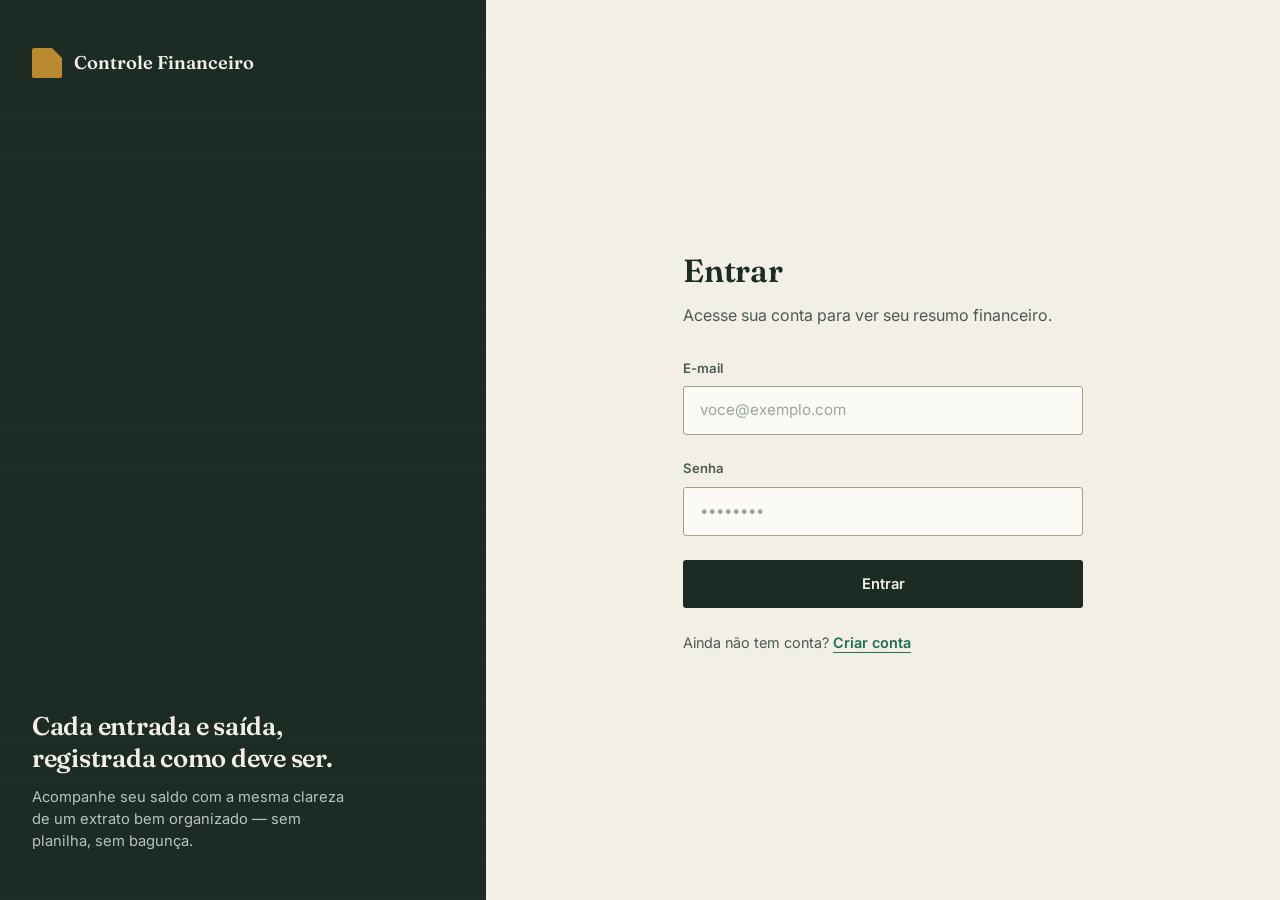
<file: frontend/index.html>
<!DOCTYPE html>
<html lang="pt-BR">
<head>
<meta charset="UTF-8">
<meta name="viewport" content="width=device-width, initial-scale=1.0">
<title>Entrar — Controle Financeiro</title>
<link rel="stylesheet" href="css/reset.css">
<link rel="stylesheet" href="css/style.css">
<link rel="stylesheet" href="css/components.css">
<link rel="stylesheet" href="css/forms.css">
</head>
<body>

<div class="auth-shell">
  <aside class="auth-brand">
    <div class="mark">
      <div class="brand-mark" aria-hidden="true"></div>
      <span>Controle Financeiro</span>
    </div>

    <div class="tagline">
      <h2>Cada entrada e saída, registrada como deve ser.</h2>
      <p>Acompanhe seu saldo com a mesma clareza de um extrato bem organizado — sem planilha, sem bagunça.</p>
    </div>

  </aside>

  <main class="auth-form-side">
    <div class="auth-form-wrap">
      <h1>Entrar</h1>
      <span class="text-muted">Acesse sua conta para ver seu resumo financeiro.</span>

      <div class="alert alert-error" id="alert-erro" role="alert"></div>

      <form id="form-login" novalidate>
        <div class="field" id="field-email">
          <label for="email">E-mail</label>
          <input type="email" id="email" name="email" placeholder="voce@exemplo.com" autocomplete="username">
          <p class="error-message"></p>
        </div>

        <div class="field" id="field-senha">
          <label for="senha">Senha</label>
          <input type="password" id="senha" name="senha" placeholder="••••••••" autocomplete="current-password">
          <p class="error-message"></p>
        </div>

        <button type="submit" class="btn btn-primary btn-block">Entrar</button>
      </form>

      <p class="auth-switch">Ainda não tem conta? <a class="link" href="cadastro.html">Criar conta</a></p>
    </div>
  </main>
</div>

<script src="js/storage.js"></script>
<script src="js/validation.js"></script>
<script src="js/login.js"></script>
</body>
</html>
</file>
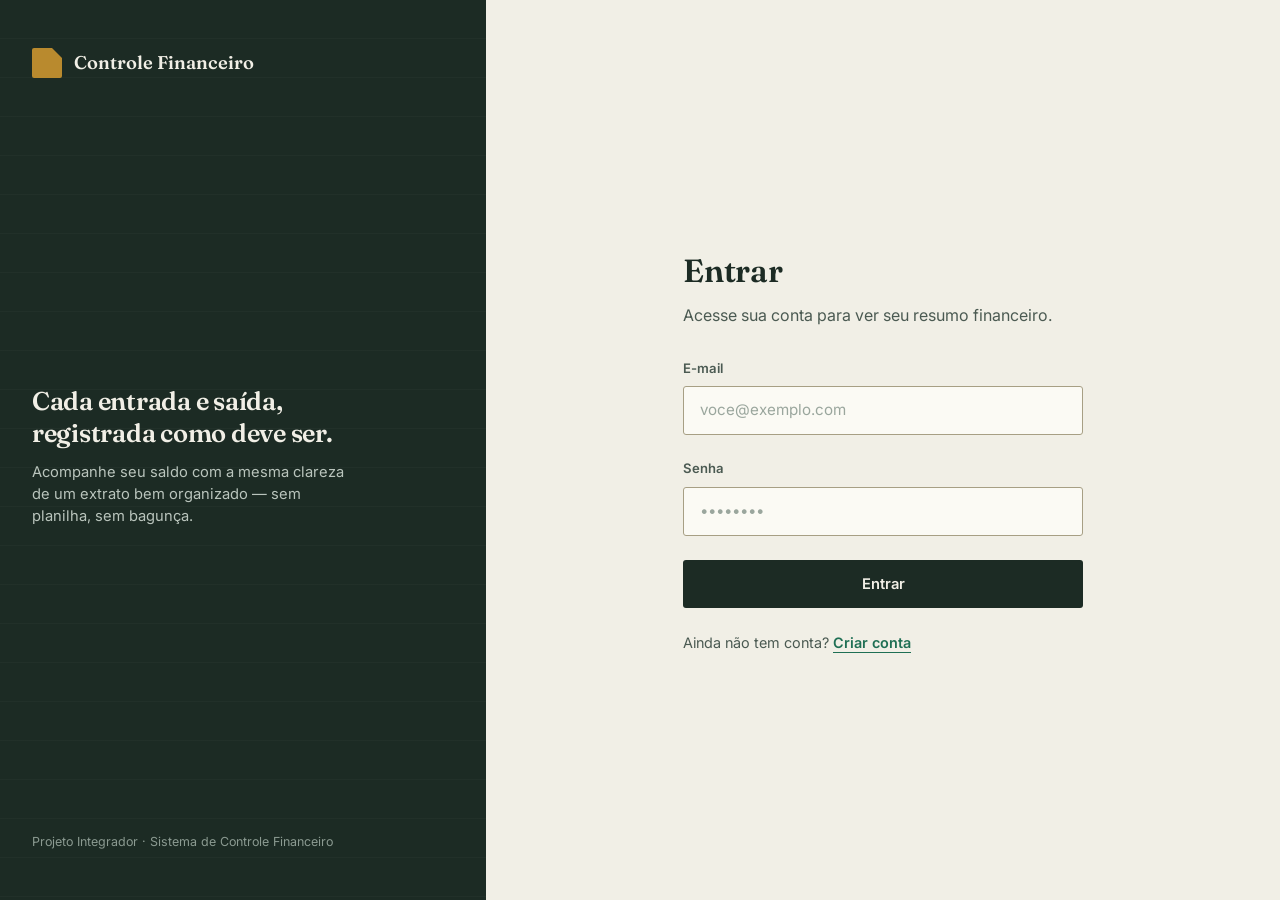
<file: controle-financeiro-web/src/main/resources/static/index.html>
<!DOCTYPE html>
<html lang="pt-BR">
<head>
<meta charset="UTF-8">
<meta name="viewport" content="width=device-width, initial-scale=1.0">
<title>Entrar — Controle Financeiro</title>
<link rel="stylesheet" href="css/reset.css">
<link rel="stylesheet" href="css/style.css">
<link rel="stylesheet" href="css/components.css">
<link rel="stylesheet" href="css/forms.css">
</head>
<body>

<div class="auth-shell">
  <aside class="auth-brand">
    <div class="mark">
      <div class="brand-mark" aria-hidden="true"></div>
      <span>Controle Financeiro</span>
    </div>

    <div class="tagline">
      <h2>Cada entrada e saída, registrada como deve ser.</h2>
      <p>Acompanhe seu saldo com a mesma clareza de um extrato bem organizado — sem planilha, sem bagunça.</p>
    </div>

    <div class="foot">Projeto Integrador · Sistema de Controle Financeiro</div>
  </aside>

  <main class="auth-form-side">
    <div class="auth-form-wrap">
      <h1>Entrar</h1>
      <span class="text-muted">Acesse sua conta para ver seu resumo financeiro.</span>

      <div class="alert alert-error" id="alert-erro" role="alert"></div>

      <form id="form-login" novalidate>
        <div class="field" id="field-email">
          <label for="email">E-mail</label>
          <input type="email" id="email" name="email" placeholder="voce@exemplo.com" autocomplete="username">
          <p class="error-message"></p>
        </div>

        <div class="field" id="field-senha">
          <label for="senha">Senha</label>
          <input type="password" id="senha" name="senha" placeholder="••••••••" autocomplete="current-password">
          <p class="error-message"></p>
        </div>

        <button type="submit" class="btn btn-primary btn-block">Entrar</button>
      </form>

      <p class="auth-switch">Ainda não tem conta? <a class="link" href="cadastro.html">Criar conta</a></p>
    </div>
  </main>
</div>

<script src="js/storage.js"></script>
<script src="js/validation.js"></script>
<script src="js/login.js"></script>
</body>
</html>
</file>
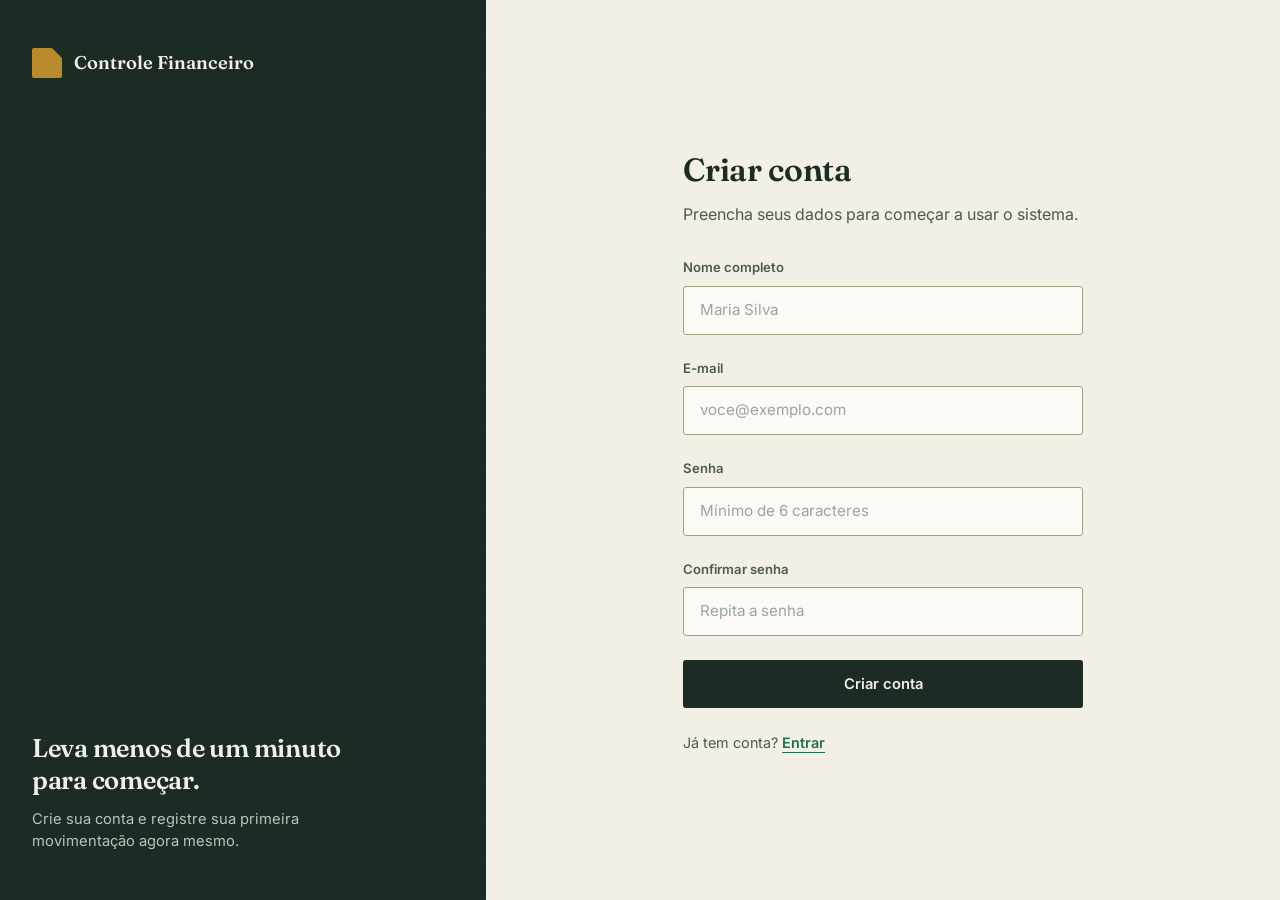
<file: frontend/cadastro.html>
<!DOCTYPE html>
<html lang="pt-BR">
<head>
<meta charset="UTF-8">
<meta name="viewport" content="width=device-width, initial-scale=1.0">
<title>Criar conta — Controle Financeiro</title>
<link rel="stylesheet" href="css/reset.css">
<link rel="stylesheet" href="css/style.css">
<link rel="stylesheet" href="css/components.css">
<link rel="stylesheet" href="css/forms.css">
</head>
<body>

<div class="auth-shell">
  <aside class="auth-brand">
    <div class="mark">
      <div class="brand-mark" aria-hidden="true"></div>
      <span>Controle Financeiro</span>
    </div>

    <div class="tagline">
      <h2>Leva menos de um minuto para começar.</h2>
      <p>Crie sua conta e registre sua primeira movimentação agora mesmo.</p>
    </div>

  </aside>

  <main class="auth-form-side">
    <div class="auth-form-wrap">
      <h1>Criar conta</h1>
      <span class="text-muted">Preencha seus dados para começar a usar o sistema.</span>

      <div class="alert alert-error" id="alert-erro" role="alert"></div>

      <form id="form-cadastro" novalidate>
        <div class="field" id="field-nome">
          <label for="nome">Nome completo</label>
          <input type="text" id="nome" name="nome" placeholder="Maria Silva" autocomplete="name">
          <p class="error-message"></p>
        </div>

        <div class="field" id="field-email">
          <label for="email">E-mail</label>
          <input type="email" id="email" name="email" placeholder="voce@exemplo.com" autocomplete="username">
          <p class="error-message"></p>
        </div>

        <div class="field" id="field-senha">
          <label for="senha">Senha</label>
          <input type="password" id="senha" name="senha" placeholder="Mínimo de 6 caracteres" autocomplete="new-password">
          <p class="error-message"></p>
        </div>

        <div class="field" id="field-confirmar">
          <label for="confirmar">Confirmar senha</label>
          <input type="password" id="confirmar" name="confirmar" placeholder="Repita a senha" autocomplete="new-password">
          <p class="error-message"></p>
        </div>

        <button type="submit" class="btn btn-primary btn-block">Criar conta</button>
      </form>

      <p class="auth-switch">Já tem conta? <a class="link" href="index.html">Entrar</a></p>
    </div>
  </main>
</div>

<script src="js/storage.js"></script>
<script src="js/validation.js"></script>
<script src="js/cadastro.js"></script>
</body>
</html>
</file>
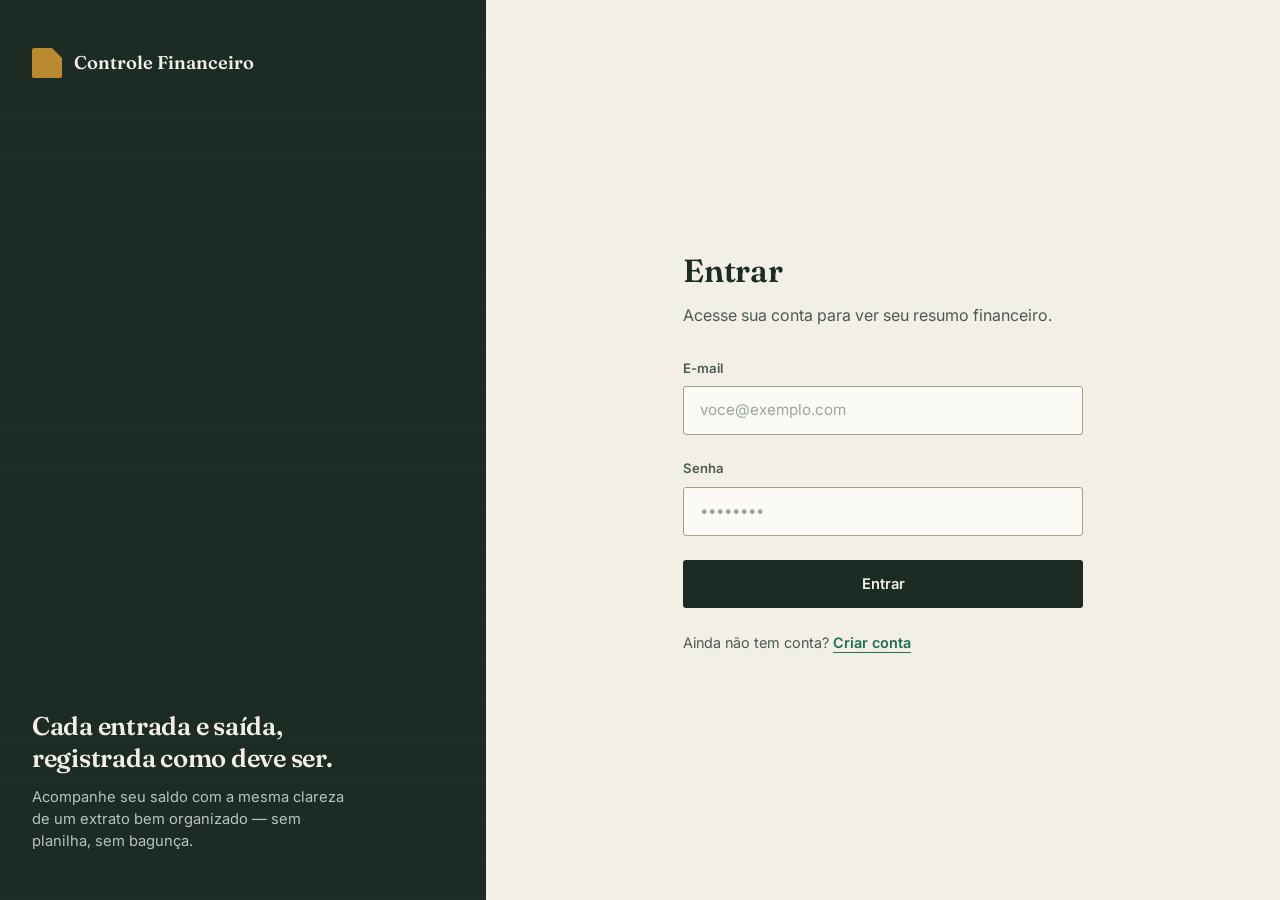
<file: frontend/dashboard.html>
<!DOCTYPE html>
<html lang="pt-BR">
<head>
<meta charset="UTF-8">
<meta name="viewport" content="width=device-width, initial-scale=1.0">
<title>Painel — Controle Financeiro</title>
<link rel="stylesheet" href="css/reset.css">
<link rel="stylesheet" href="css/style.css">
<link rel="stylesheet" href="css/components.css">
<link rel="stylesheet" href="css/forms.css">
</head>
<body>

<div class="app-shell">
  <nav class="app-nav">
    <div class="mark">
      <div class="brand-mark" aria-hidden="true"></div>
      <span>Controle Financeiro</span>
    </div>
    <div class="user-menu">
      <span>Olá, <strong id="nome-usuario">—</strong></span>
      <button class="btn btn-secondary" id="btn-sair" type="button">Sair</button>
    </div>
  </nav>

  <main class="app-main">
    <section aria-labelledby="titulo-resumo">
      <p class="eyebrow" id="titulo-resumo" style="margin-bottom: var(--space-3);">Resumo do mês</p>

      <div class="summary-grid">
        <div class="stub entrada">
          <p class="eyebrow">Entradas</p>
          <span class="value num" id="valor-entradas">R$ 0,00</span>
          <div class="rule"></div>
        </div>
        <div class="stub saida">
          <p class="eyebrow">Saídas</p>
          <span class="value num" id="valor-saidas">R$ 0,00</span>
          <div class="rule"></div>
        </div>
        <div class="stub saldo positivo" id="stub-saldo">
          <p class="eyebrow">Saldo</p>
          <span class="value num" id="valor-saldo">R$ 0,00</span>
          <div class="rule"></div>
        </div>
      </div>
    </section>

    <section aria-labelledby="titulo-lancamentos">
      <div class="section-heading">
        <div>
          <h2 id="titulo-lancamentos" style="margin-bottom: var(--space-2);">Lançamentos</h2>
          <div class="filter-tabs" role="group" aria-label="Filtrar lançamentos por tipo">
            <button type="button" data-filtro="todos" aria-pressed="true">Todos</button>
            <button type="button" data-filtro="ENTRADA" aria-pressed="false">Entradas</button>
            <button type="button" data-filtro="SAIDA" aria-pressed="false">Saídas</button>
          </div>
        </div>
        <a href="nova-movimentacao.html" class="btn btn-primary">+ Nova movimentação</a>
      </div>

      <div class="ledger-table" id="wrap-tabela">
        <table>
          <thead>
            <tr>
              <th>Data</th>
              <th>Descrição</th>
              <th>Categoria</th>
              <th>Tipo</th>
              <th style="text-align:right;">Valor</th>
            </tr>
          </thead>
          <tbody id="corpo-tabela"></tbody>
        </table>
      </div>

      <div class="empty-state" id="estado-vazio" hidden>
        <p>Nenhum lançamento por aqui ainda</p>
        <p class="text-muted" style="margin-bottom: var(--space-5);">Registre sua primeira entrada ou saída para ver o resumo tomar forma.</p>
        <a href="nova-movimentacao.html" class="btn btn-primary">+ Nova movimentação</a>
      </div>
    </section>
  </main>
</div>

<div class="toast" id="toast" role="status" aria-live="polite"></div>

<script src="js/storage.js"></script>
<script src="js/validation.js"></script>
<script src="js/dashboard.js"></script>
</body>
</html>
</file>
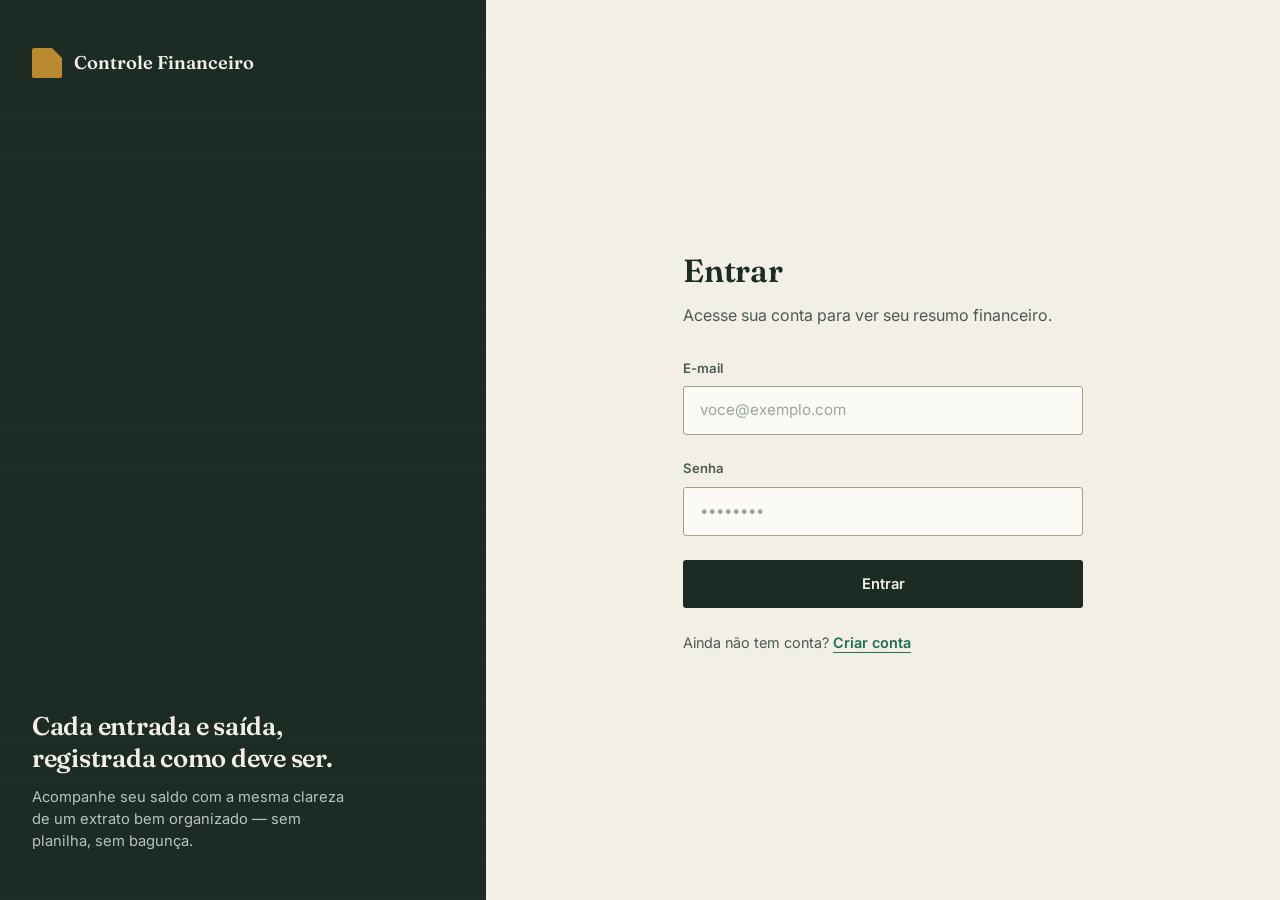
<file: frontend/nova-movimentacao.html>
<!DOCTYPE html>
<html lang="pt-BR">
<head>
<meta charset="UTF-8">
<meta name="viewport" content="width=device-width, initial-scale=1.0">
<title>Nova movimentação — Controle Financeiro</title>
<link rel="stylesheet" href="css/reset.css">
<link rel="stylesheet" href="css/style.css">
<link rel="stylesheet" href="css/components.css">
<link rel="stylesheet" href="css/forms.css">
</head>
<body>

<div class="app-shell">
  <nav class="app-nav">
    <div class="mark">
      <div class="brand-mark" aria-hidden="true"></div>
      <span>Controle Financeiro</span>
    </div>
    <div class="user-menu">
      <span>Olá, <strong id="nome-usuario">—</strong></span>
      <button class="btn btn-secondary" id="btn-sair" type="button">Sair</button>
    </div>
  </nav>

  <main class="app-main narrow">
    <a href="dashboard.html" class="back-link">← Voltar ao painel</a>

    <div class="card" style="padding: var(--space-6);">
      <h1 style="margin-bottom: var(--space-1);">Nova movimentação</h1>
      <p class="text-muted" style="margin-bottom: var(--space-6);">Registre uma entrada ou saída do seu mês.</p>

      <div class="alert alert-error" id="alert-erro" role="alert"></div>

      <form id="form-movimentacao" novalidate>
        <div class="type-toggle" role="radiogroup" aria-label="Tipo de movimentação">
          <label class="type-option">
            <input type="radio" name="tipo" id="tipo-entrada" value="ENTRADA" checked>
            <span>↑ Entrada</span>
          </label>
          <label class="type-option">
            <input type="radio" name="tipo" id="tipo-saida" value="SAIDA">
            <span>↓ Saída</span>
          </label>
        </div>

        <div class="field" id="field-valor">
          <label for="valor">Valor</label>
          <div class="value-prefix">
            <span>R$</span>
            <input type="text" inputmode="decimal" id="valor" name="valor" placeholder="0,00">
          </div>
          <p class="error-message"></p>
        </div>

        <div class="field" id="field-descricao">
          <label for="descricao">Descrição</label>
          <input type="text" id="descricao" name="descricao" placeholder="Ex.: Supermercado, Salário do mês...">
          <p class="error-message"></p>
        </div>

        <div class="field" id="field-categoria">
          <label for="categoria">Categoria</label>
          <select id="categoria" name="categoria">
            <option value="0">Selecione...</option>
          </select>
          <p class="error-message"></p>
        </div>

        <div class="form-actions">
          <a href="dashboard.html" class="btn btn-secondary">Cancelar</a>
          <button type="submit" class="btn btn-primary">Salvar movimentação</button>
        </div>
      </form>
    </div>
  </main>
</div>

<script src="js/storage.js"></script>
<script src="js/validation.js"></script>
<script src="js/nova-movimentacao.js"></script>
</body>
</html>
</file>
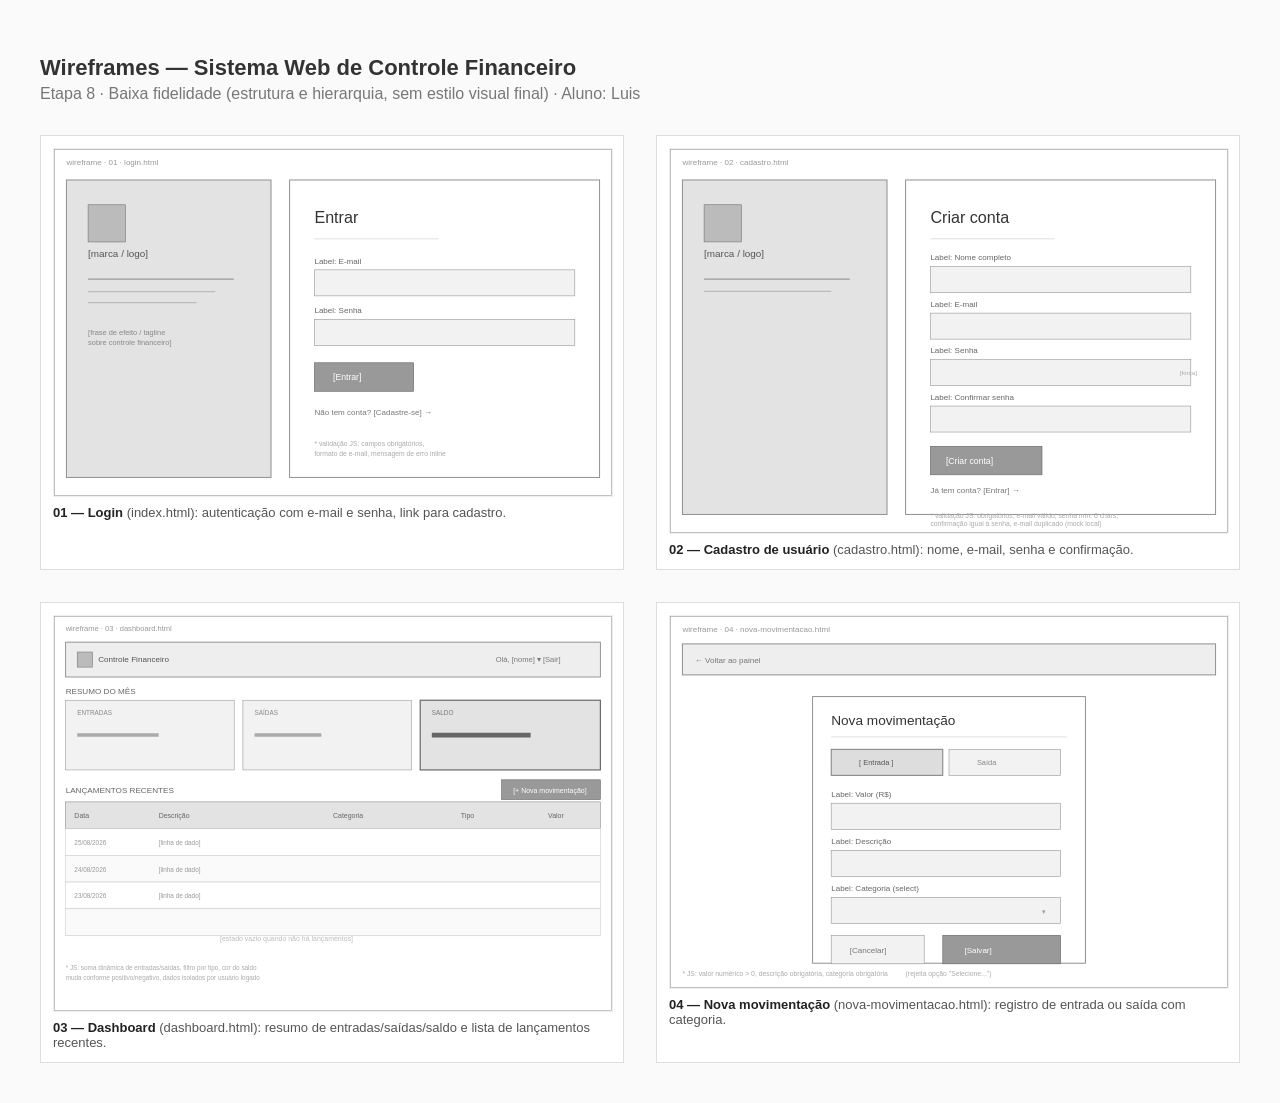
<file: frontend/wireframes/wireframes.html>
<!DOCTYPE html>
<html lang="pt-BR">
<head>
<meta charset="UTF-8">
<title>Wireframes — Controle Financeiro (Etapa 8)</title>
<style>
  body { font-family: Helvetica, Arial, sans-serif; background: #fafafa; color: #333; margin: 0; padding: 40px; }
  h1 { font-size: 22px; margin-bottom: 4px; }
  p.sub { color: #777; margin-top: 0; margin-bottom: 32px; }
  .grid { display: grid; grid-template-columns: 1fr 1fr; gap: 32px; max-width: 1400px; }
  figure { margin: 0; background: #fff; border: 1px solid #ddd; padding: 12px; }
  figcaption { font-size: 13px; color: #555; margin-top: 8px; }
  figcaption b { color: #222; }
  img { width: 100%; height: auto; display: block; border: 1px solid #eee; }
  @media (max-width: 900px) { .grid { grid-template-columns: 1fr; } }
</style>
</head>
<body>
  <h1>Wireframes — Sistema Web de Controle Financeiro</h1>
  <p class="sub">Etapa 8 · Baixa fidelidade (estrutura e hierarquia, sem estilo visual final) · Aluno: Luis</p>
  <div class="grid">
    <figure>
      <img src="wireframe-login.svg" alt="Wireframe da tela de login">
      <figcaption><b>01 — Login</b> (index.html): autenticação com e-mail e senha, link para cadastro.</figcaption>
    </figure>
    <figure>
      <img src="wireframe-cadastro-usuario.svg" alt="Wireframe da tela de cadastro de usuário">
      <figcaption><b>02 — Cadastro de usuário</b> (cadastro.html): nome, e-mail, senha e confirmação.</figcaption>
    </figure>
    <figure>
      <img src="wireframe-dashboard.svg" alt="Wireframe do dashboard">
      <figcaption><b>03 — Dashboard</b> (dashboard.html): resumo de entradas/saídas/saldo e lista de lançamentos recentes.</figcaption>
    </figure>
    <figure>
      <img src="wireframe-cadastro-movimentacao.svg" alt="Wireframe da tela de nova movimentação">
      <figcaption><b>04 — Nova movimentação</b> (nova-movimentacao.html): registro de entrada ou saída com categoria.</figcaption>
    </figure>
  </div>
</body>
</html>
</file>
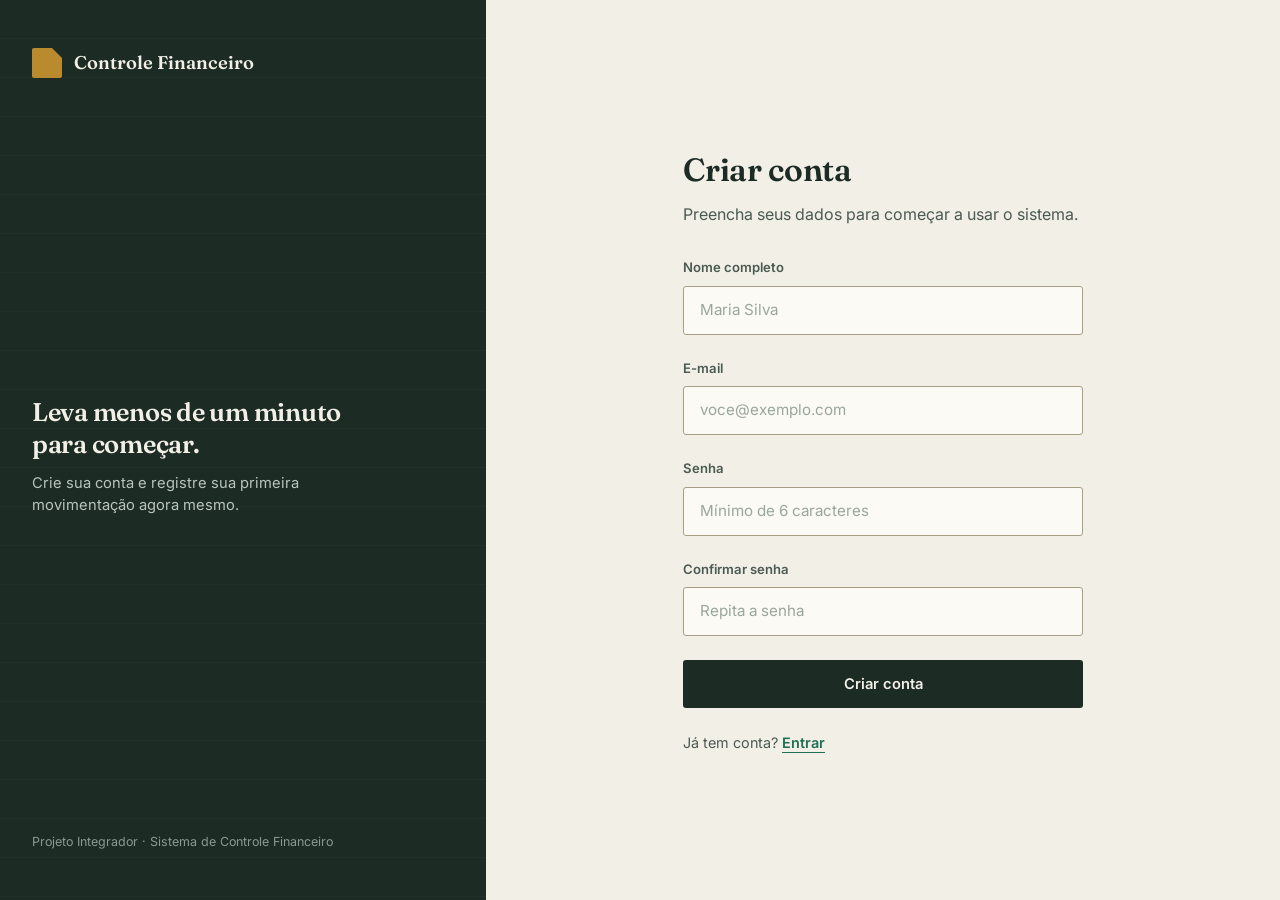
<file: controle-financeiro-web/src/main/resources/static/cadastro.html>
<!DOCTYPE html>
<html lang="pt-BR">
<head>
<meta charset="UTF-8">
<meta name="viewport" content="width=device-width, initial-scale=1.0">
<title>Criar conta — Controle Financeiro</title>
<link rel="stylesheet" href="css/reset.css">
<link rel="stylesheet" href="css/style.css">
<link rel="stylesheet" href="css/components.css">
<link rel="stylesheet" href="css/forms.css">
</head>
<body>

<div class="auth-shell">
  <aside class="auth-brand">
    <div class="mark">
      <div class="brand-mark" aria-hidden="true"></div>
      <span>Controle Financeiro</span>
    </div>

    <div class="tagline">
      <h2>Leva menos de um minuto para começar.</h2>
      <p>Crie sua conta e registre sua primeira movimentação agora mesmo.</p>
    </div>

    <div class="foot">Projeto Integrador · Sistema de Controle Financeiro</div>
  </aside>

  <main class="auth-form-side">
    <div class="auth-form-wrap">
      <h1>Criar conta</h1>
      <span class="text-muted">Preencha seus dados para começar a usar o sistema.</span>

      <div class="alert alert-error" id="alert-erro" role="alert"></div>

      <form id="form-cadastro" novalidate>
        <div class="field" id="field-nome">
          <label for="nome">Nome completo</label>
          <input type="text" id="nome" name="nome" placeholder="Maria Silva" autocomplete="name">
          <p class="error-message"></p>
        </div>

        <div class="field" id="field-email">
          <label for="email">E-mail</label>
          <input type="email" id="email" name="email" placeholder="voce@exemplo.com" autocomplete="username">
          <p class="error-message"></p>
        </div>

        <div class="field" id="field-senha">
          <label for="senha">Senha</label>
          <input type="password" id="senha" name="senha" placeholder="Mínimo de 6 caracteres" autocomplete="new-password">
          <p class="error-message"></p>
        </div>

        <div class="field" id="field-confirmar">
          <label for="confirmar">Confirmar senha</label>
          <input type="password" id="confirmar" name="confirmar" placeholder="Repita a senha" autocomplete="new-password">
          <p class="error-message"></p>
        </div>

        <button type="submit" class="btn btn-primary btn-block">Criar conta</button>
      </form>

      <p class="auth-switch">Já tem conta? <a class="link" href="index.html">Entrar</a></p>
    </div>
  </main>
</div>

<script src="js/storage.js"></script>
<script src="js/validation.js"></script>
<script src="js/cadastro.js"></script>
</body>
</html>
</file>
<file: frontend/css/style.css>
/* ============================================================
   style.css — tokens de design, tipografia e layout base

   Identidade visual: "caderneta / livro-razão". A referência é o
   extrato bancário em papel: linhas pautadas, números tabulares,
   carimbos de categoria. Paleta de papel-cru e tinta verde-escura,
   com verde-cédula para entradas e tijolo para saídas.
   ============================================================ */

@import url('https://fonts.googleapis.com/css2?family=Fraunces:opsz,wght@9..144,500;9..144,600&family=Inter:wght@400;500;600&family=IBM+Plex+Mono:wght@500;600&display=swap');

:root {
  /* ---- cor ---- */
  --paper:        #F1EFE6;   /* fundo geral, papel cru */
  --paper-card:   #FBFAF4;   /* fundo dos cartões, levemente mais claro */
  --ink:          #1C2B24;   /* texto principal, "tinta" verde-preta */
  --ink-soft:     #4B5A52;   /* texto secundário */
  --rule:         #CFC8B0;   /* linhas pautadas / bordas sutis */
  --rule-strong:  #A79F84;

  --entrada:      #1F6F54;   /* verde-cédula: entradas / positivo */
  --entrada-bg:   #E4EFE9;
  --saida:        #A6472E;   /* tijolo: saídas / negativo */
  --saida-bg:     #F3E7E2;
  --gold:         #B98A2E;   /* destaque / foco / carimbo */
  --gold-bg:      #F3E8D2;

  --error:        #A6472E;
  --error-bg:     #F3E7E2;

  /* ---- tipografia ---- */
  --font-display: 'Fraunces', Georgia, serif;
  --font-body:    'Inter', -apple-system, BlinkMacSystemFont, sans-serif;
  --font-mono:    'IBM Plex Mono', ui-monospace, monospace;

  /* ---- espaçamento ---- */
  --space-1: 4px;
  --space-2: 8px;
  --space-3: 12px;
  --space-4: 16px;
  --space-5: 24px;
  --space-6: 32px;
  --space-7: 48px;
  --space-8: 64px;

  --radius: 3px;
  --shadow-card: 0 1px 2px rgba(28, 43, 36, 0.06), 0 4px 16px rgba(28, 43, 36, 0.05);
}

html, body {
  background: var(--paper);
  color: var(--ink);
  font-family: var(--font-body);
  font-size: 16px;
}

h1, h2, h3 {
  font-family: var(--font-display);
  font-weight: 600;
  color: var(--ink);
  letter-spacing: -0.01em;
}

h1 { font-size: 2rem; }
h2 { font-size: 1.375rem; }
h3 { font-size: 1.05rem; }

.eyebrow {
  font-family: var(--font-body);
  font-size: 0.72rem;
  font-weight: 600;
  letter-spacing: 0.11em;
  text-transform: uppercase;
  color: var(--ink-soft);
}

.text-muted { color: var(--ink-soft); }

.num {
  font-family: var(--font-mono);
  font-variant-numeric: tabular-nums;
  font-feature-settings: "tnum" 1;
}

/* ---- links de texto ---- */
.link {
  color: var(--entrada);
  font-weight: 600;
  border-bottom: 1px solid currentColor;
  padding-bottom: 1px;
}
.link:hover { color: var(--ink); }

/* ---- foco visível (acessibilidade) ---- */
a:focus-visible,
button:focus-visible,
input:focus-visible,
select:focus-visible,
textarea:focus-visible,
[tabindex]:focus-visible {
  outline: 2px solid var(--gold);
  outline-offset: 2px;
}

/* ---- layout: shell de autenticação (login / cadastro) ---- */
.auth-shell {
  min-height: 100dvh;
  display: grid;
  grid-template-columns: minmax(280px, 38%) 1fr;
}

.auth-brand {
  background: var(--ink);
  color: var(--paper);
  padding: var(--space-7) var(--space-6);
  display: flex;
  flex-direction: column;
  justify-content: space-between;
  position: relative;
  overflow: hidden;
}

.auth-brand::before {
  content: "";
  position: absolute;
  inset: 0;
  background-image: repeating-linear-gradient(
    to bottom,
    transparent,
    transparent 38px,
    rgba(241, 239, 230, 0.05) 39px
  );
  pointer-events: none;
}

.auth-brand .mark {
  display: flex;
  align-items: center;
  gap: var(--space-3);
  position: relative;
}

.auth-brand .mark span {
  font-family: var(--font-display);
  font-size: 1.15rem;
  font-weight: 600;
}

.auth-brand .tagline {
  position: relative;
  max-width: 320px;
}

.auth-brand .tagline h2 {
  color: var(--paper);
  font-size: 1.6rem;
  line-height: 1.25;
  margin-bottom: var(--space-3);
}

.auth-brand .tagline p {
  color: #B9C4BC;
  font-size: 0.92rem;
}

.auth-brand .foot {
  position: relative;
  font-size: 0.78rem;
  color: #8B9A91;
}

.auth-form-side {
  display: flex;
  align-items: center;
  justify-content: center;
  padding: var(--space-6);
}

.auth-form-wrap {
  width: 100%;
  max-width: 400px;
}

.auth-form-wrap h1 {
  margin-bottom: var(--space-2);
}

.auth-form-wrap > .text-muted {
  margin-bottom: var(--space-6);
  display: block;
}

.auth-switch {
  margin-top: var(--space-5);
  font-size: 0.9rem;
  color: var(--ink-soft);
}

@media (max-width: 760px) {
  .auth-shell { grid-template-columns: 1fr; }
  .auth-brand { padding: var(--space-5); }
  .auth-brand .tagline h2 { font-size: 1.3rem; }
}

/* ---- layout: app shell (dashboard / nova movimentação) ---- */
.app-shell {
  min-height: 100dvh;
  display: flex;
  flex-direction: column;
}

.app-nav {
  background: var(--paper-card);
  border-bottom: 1px solid var(--rule);
  padding: var(--space-4) var(--space-6);
  display: flex;
  align-items: center;
  justify-content: space-between;
}

.app-nav .mark {
  display: flex;
  align-items: center;
  gap: var(--space-3);
  font-family: var(--font-display);
  font-weight: 600;
  font-size: 1.05rem;
}

.app-nav .user-menu {
  display: flex;
  align-items: center;
  gap: var(--space-4);
  font-size: 0.9rem;
  color: var(--ink-soft);
}

.app-main {
  flex: 1;
  width: 100%;
  max-width: 1080px;
  margin: 0 auto;
  padding: var(--space-6);
}

.app-main.narrow {
  max-width: 640px;
}

.back-link {
  display: inline-flex;
  align-items: center;
  gap: var(--space-2);
  font-size: 0.88rem;
  color: var(--ink-soft);
  margin-bottom: var(--space-5);
}
.back-link:hover { color: var(--ink); }

.section-heading {
  display: flex;
  align-items: baseline;
  justify-content: space-between;
  margin-bottom: var(--space-4);
  gap: var(--space-4);
  flex-wrap: wrap;
}
</file>
<file: frontend/css/components.css>
/* ============================================================
   components.css — botões, cards, tabela, badges, alertas
   ============================================================ */

/* ---- marca (logomark) ----
   Página de caderneta com o canto dobrado — desenhada em CSS puro. */
.brand-mark {
  width: 30px;
  height: 30px;
  background: var(--entrada);
  position: relative;
  border-radius: 2px;
  flex: none;
}
.brand-mark::after {
  content: "";
  position: absolute;
  top: 0;
  right: 0;
  width: 0;
  height: 0;
  border-style: solid;
  border-width: 0 10px 10px 0;
  border-color: transparent var(--paper) transparent transparent;
}
.auth-brand .brand-mark { background: var(--gold); }
.auth-brand .brand-mark::after { border-color: transparent var(--ink) transparent transparent; }

/* ---- botões ---- */
.btn {
  display: inline-flex;
  align-items: center;
  justify-content: center;
  gap: var(--space-2);
  padding: 0.75rem 1.25rem;
  font-size: 0.92rem;
  font-weight: 600;
  border-radius: var(--radius);
  border: 1px solid transparent;
  transition: background-color 120ms ease, border-color 120ms ease, color 120ms ease;
  white-space: nowrap;
}

.btn-primary {
  background: var(--ink);
  color: var(--paper);
}
.btn-primary:hover { background: #0F1913; }

.btn-secondary {
  background: transparent;
  border-color: var(--rule-strong);
  color: var(--ink);
}
.btn-secondary:hover { border-color: var(--ink); }

.btn-block { width: 100%; }

.btn[disabled] {
  opacity: 0.55;
  cursor: not-allowed;
}

/* ---- cartão genérico ---- */
.card {
  background: var(--paper-card);
  border: 1px solid var(--rule);
  border-radius: var(--radius);
  box-shadow: var(--shadow-card);
}

/* ---- cartões de resumo (estilo canhoto de caderneta) ----
   Elemento-assinatura da interface: borda tracejada como picote de
   talão, rótulo carimbado e número grande em mono tabular, com uma
   régua colorida embaixo indicando o sinal do valor. */
.summary-grid {
  display: grid;
  grid-template-columns: repeat(3, 1fr);
  gap: var(--space-4);
  margin-bottom: var(--space-6);
}

.stub {
  background: var(--paper-card);
  border: 1.5px dashed var(--rule-strong);
  border-radius: var(--radius);
  padding: var(--space-5);
  position: relative;
}

.stub .eyebrow { margin-bottom: var(--space-3); }

.stub .value {
  font-family: var(--font-mono);
  font-size: 1.9rem;
  font-weight: 600;
  font-variant-numeric: tabular-nums;
  display: block;
  margin-bottom: var(--space-3);
}

.stub .rule {
  height: 4px;
  border-radius: 2px;
  background: var(--rule);
  width: 60%;
}

.stub.entrada .value { color: var(--entrada); }
.stub.entrada .rule { background: var(--entrada); }

.stub.saida .value { color: var(--saida); }
.stub.saida .rule { background: var(--saida); }

.stub.saldo {
  border-style: solid;
  border-width: 1.5px;
  border-color: var(--ink);
}
.stub.saldo .value { font-size: 2.1rem; }
.stub.saldo.positivo .value { color: var(--entrada); }
.stub.saldo.positivo .rule { background: var(--entrada); width: 100%; }
.stub.saldo.negativo .value { color: var(--saida); }
.stub.saldo.negativo .rule { background: var(--saida); width: 100%; }

@media (max-width: 700px) {
  .summary-grid { grid-template-columns: 1fr; }
}

/* ---- tabela de lançamentos ---- */
.ledger-table {
  background: var(--paper-card);
  border: 1px solid var(--rule);
  border-radius: var(--radius);
  overflow: hidden;
}

.ledger-table table { width: 100%; }

.ledger-table thead th {
  text-align: left;
  padding: var(--space-3) var(--space-4);
  font-size: 0.72rem;
  font-weight: 600;
  letter-spacing: 0.08em;
  text-transform: uppercase;
  color: var(--ink-soft);
  background: var(--paper);
  border-bottom: 1px solid var(--rule);
}

.ledger-table tbody td {
  padding: var(--space-4);
  font-size: 0.92rem;
  border-bottom: 1px solid var(--rule);
}

.ledger-table tbody tr:last-child td { border-bottom: none; }
.ledger-table tbody tr:hover { background: rgba(31, 111, 84, 0.04); }

.ledger-table td.valor {
  font-family: var(--font-mono);
  font-variant-numeric: tabular-nums;
  text-align: right;
  font-weight: 600;
}
.ledger-table td.valor.entrada { color: var(--entrada); }
.ledger-table td.valor.saida { color: var(--saida); }

.badge {
  display: inline-block;
  padding: 0.2rem 0.55rem;
  border-radius: 999px;
  font-size: 0.72rem;
  font-weight: 600;
}
.badge.entrada { background: var(--entrada-bg); color: var(--entrada); }
.badge.saida { background: var(--saida-bg); color: var(--saida); }

/* ---- estado vazio ---- */
.empty-state {
  text-align: center;
  padding: var(--space-8) var(--space-5);
  color: var(--ink-soft);
}
.empty-state p:first-child {
  font-family: var(--font-display);
  font-size: 1.1rem;
  color: var(--ink);
  margin-bottom: var(--space-2);
}

/* ---- filtro de tipo (tabs) ---- */
.filter-tabs {
  display: inline-flex;
  border: 1px solid var(--rule-strong);
  border-radius: var(--radius);
  overflow: hidden;
}
.filter-tabs button {
  padding: 0.5rem 0.9rem;
  font-size: 0.82rem;
  font-weight: 600;
  color: var(--ink-soft);
  border-right: 1px solid var(--rule-strong);
}
.filter-tabs button:last-child { border-right: none; }
.filter-tabs button[aria-pressed="true"] {
  background: var(--ink);
  color: var(--paper);
}

/* ---- alertas / mensagens de sistema ---- */
.alert {
  border-radius: var(--radius);
  padding: var(--space-4);
  font-size: 0.88rem;
  margin-bottom: var(--space-5);
  border: 1px solid transparent;
  display: none;
}
.alert.is-visible { display: block; }
.alert-error {
  background: var(--error-bg);
  border-color: rgba(166, 71, 46, 0.3);
  color: var(--saida);
}
.alert-success {
  background: var(--entrada-bg);
  border-color: rgba(31, 111, 84, 0.3);
  color: var(--entrada);
}

/* ---- toast (confirmação rápida) ---- */
.toast {
  position: fixed;
  bottom: var(--space-6);
  left: 50%;
  transform: translateX(-50%) translateY(12px);
  background: var(--ink);
  color: var(--paper);
  padding: var(--space-3) var(--space-5);
  border-radius: var(--radius);
  font-size: 0.88rem;
  font-weight: 500;
  opacity: 0;
  pointer-events: none;
  transition: opacity 180ms ease, transform 180ms ease;
  z-index: 20;
}
.toast.is-visible {
  opacity: 1;
  transform: translateX(-50%) translateY(0);
}
</file>
<file: frontend/css/forms.css>
/* ============================================================
   forms.css — campos de formulário, validação visual, toggle
   ============================================================ */

.field {
  margin-bottom: var(--space-5);
}

.field label {
  display: block;
  font-size: 0.82rem;
  font-weight: 600;
  color: var(--ink-soft);
  margin-bottom: var(--space-2);
}

.field .hint {
  font-size: 0.78rem;
  color: var(--ink-soft);
  margin-top: var(--space-2);
}

.field input[type="text"],
.field input[type="email"],
.field input[type="password"],
.field input[type="number"],
.field select {
  width: 100%;
  padding: 0.75rem var(--space-4);
  background: var(--paper-card);
  border: 1px solid var(--rule-strong);
  border-radius: var(--radius);
  font-size: 0.95rem;
  color: var(--ink);
  transition: border-color 120ms ease, box-shadow 120ms ease;
}

.field input::placeholder { color: #9AA69D; }

.field input:focus,
.field select:focus {
  outline: none;
  border-color: var(--gold);
  box-shadow: 0 0 0 3px rgba(185, 138, 46, 0.18);
}

.field select {
  appearance: none;
  background-image: linear-gradient(45deg, transparent 50%, var(--ink-soft) 50%),
                     linear-gradient(135deg, var(--ink-soft) 50%, transparent 50%);
  background-position: calc(100% - 20px) center, calc(100% - 15px) center;
  background-size: 5px 5px, 5px 5px;
  background-repeat: no-repeat;
  padding-right: var(--space-7);
}

.field .value-prefix {
  position: relative;
}
.field .value-prefix span {
  position: absolute;
  left: var(--space-4);
  top: 50%;
  transform: translateY(-50%);
  color: var(--ink-soft);
  font-family: var(--font-mono);
  font-size: 0.95rem;
  pointer-events: none;
}
.field .value-prefix input {
  padding-left: 2.1rem;
  font-family: var(--font-mono);
}

/* ---- estado de erro por campo ---- */
.field.has-error input,
.field.has-error select {
  border-color: var(--saida);
  background: var(--saida-bg);
}
.field .error-message {
  display: none;
  color: var(--saida);
  font-size: 0.78rem;
  margin-top: var(--space-2);
  font-weight: 500;
}
.field.has-error .error-message { display: block; }
.field.has-error .hint { display: none; }

/* ---- toggle Entrada / Saída ---- */
.type-toggle {
  display: grid;
  grid-template-columns: 1fr 1fr;
  gap: var(--space-3);
  margin-bottom: var(--space-5);
}

.type-toggle .type-option {
  /* Ancestral posicionado do input (agora um FILHO, não um irmão) —
     é o que confina a área clicável invisível aos limites do próprio
     botão, em vez de "vazar" e cobrir o resto da página. */
  position: relative;
  display: flex;
  align-items: center;
  justify-content: center;
  gap: var(--space-2);
  padding: 0.85rem;
  border: 1.5px solid var(--rule-strong);
  border-radius: var(--radius);
  font-weight: 600;
  font-size: 0.92rem;
  color: var(--ink-soft);
  cursor: pointer;
  transition: border-color 120ms ease, background-color 120ms ease, color 120ms ease;
}

.type-toggle input {
  position: absolute;
  inset: 0;
  opacity: 0;
  margin: 0;
  cursor: pointer;
}

.type-toggle input:focus-visible {
  outline: 2px solid var(--gold);
  outline-offset: 2px;
}

.type-toggle .type-option:has(#tipo-entrada:checked) {
  border-color: var(--entrada);
  background: var(--entrada-bg);
  color: var(--entrada);
}
.type-toggle .type-option:has(#tipo-saida:checked) {
  border-color: var(--saida);
  background: var(--saida-bg);
  color: var(--saida);
}

.form-actions {
  display: flex;
  gap: var(--space-3);
  margin-top: var(--space-6);
}
.form-actions .btn { flex: 1; }
</file>
<file: controle-financeiro-web/src/main/resources/static/css/style.css>
/* ============================================================
   style.css — tokens de design, tipografia e layout base

   Identidade visual: "caderneta / livro-razão". A referência é o
   extrato bancário em papel: linhas pautadas, números tabulares,
   carimbos de categoria. Paleta de papel-cru e tinta verde-escura,
   com verde-cédula para entradas e tijolo para saídas.
   ============================================================ */

@import url('https://fonts.googleapis.com/css2?family=Fraunces:opsz,wght@9..144,500;9..144,600&family=Inter:wght@400;500;600&family=IBM+Plex+Mono:wght@500;600&display=swap');

:root {
  /* ---- cor ---- */
  --paper:        #F1EFE6;   /* fundo geral, papel cru */
  --paper-card:   #FBFAF4;   /* fundo dos cartões, levemente mais claro */
  --ink:          #1C2B24;   /* texto principal, "tinta" verde-preta */
  --ink-soft:     #4B5A52;   /* texto secundário */
  --rule:         #CFC8B0;   /* linhas pautadas / bordas sutis */
  --rule-strong:  #A79F84;

  --entrada:      #1F6F54;   /* verde-cédula: entradas / positivo */
  --entrada-bg:   #E4EFE9;
  --saida:        #A6472E;   /* tijolo: saídas / negativo */
  --saida-bg:     #F3E7E2;
  --gold:         #B98A2E;   /* destaque / foco / carimbo */
  --gold-bg:      #F3E8D2;

  --error:        #A6472E;
  --error-bg:     #F3E7E2;

  /* ---- tipografia ---- */
  --font-display: 'Fraunces', Georgia, serif;
  --font-body:    'Inter', -apple-system, BlinkMacSystemFont, sans-serif;
  --font-mono:    'IBM Plex Mono', ui-monospace, monospace;

  /* ---- espaçamento ---- */
  --space-1: 4px;
  --space-2: 8px;
  --space-3: 12px;
  --space-4: 16px;
  --space-5: 24px;
  --space-6: 32px;
  --space-7: 48px;
  --space-8: 64px;

  --radius: 3px;
  --shadow-card: 0 1px 2px rgba(28, 43, 36, 0.06), 0 4px 16px rgba(28, 43, 36, 0.05);
}

html, body {
  background: var(--paper);
  color: var(--ink);
  font-family: var(--font-body);
  font-size: 16px;
}

h1, h2, h3 {
  font-family: var(--font-display);
  font-weight: 600;
  color: var(--ink);
  letter-spacing: -0.01em;
}

h1 { font-size: 2rem; }
h2 { font-size: 1.375rem; }
h3 { font-size: 1.05rem; }

.eyebrow {
  font-family: var(--font-body);
  font-size: 0.72rem;
  font-weight: 600;
  letter-spacing: 0.11em;
  text-transform: uppercase;
  color: var(--ink-soft);
}

.text-muted { color: var(--ink-soft); }

.num {
  font-family: var(--font-mono);
  font-variant-numeric: tabular-nums;
  font-feature-settings: "tnum" 1;
}

/* ---- links de texto ---- */
.link {
  color: var(--entrada);
  font-weight: 600;
  border-bottom: 1px solid currentColor;
  padding-bottom: 1px;
}
.link:hover { color: var(--ink); }

/* ---- foco visível (acessibilidade) ---- */
a:focus-visible,
button:focus-visible,
input:focus-visible,
select:focus-visible,
textarea:focus-visible,
[tabindex]:focus-visible {
  outline: 2px solid var(--gold);
  outline-offset: 2px;
}

/* ---- layout: shell de autenticação (login / cadastro) ---- */
.auth-shell {
  min-height: 100dvh;
  display: grid;
  grid-template-columns: minmax(280px, 38%) 1fr;
}

.auth-brand {
  background: var(--ink);
  color: var(--paper);
  padding: var(--space-7) var(--space-6);
  display: flex;
  flex-direction: column;
  justify-content: space-between;
  position: relative;
  overflow: hidden;
}

.auth-brand::before {
  content: "";
  position: absolute;
  inset: 0;
  background-image: repeating-linear-gradient(
    to bottom,
    transparent,
    transparent 38px,
    rgba(241, 239, 230, 0.05) 39px
  );
  pointer-events: none;
}

.auth-brand .mark {
  display: flex;
  align-items: center;
  gap: var(--space-3);
  position: relative;
}

.auth-brand .mark span {
  font-family: var(--font-display);
  font-size: 1.15rem;
  font-weight: 600;
}

.auth-brand .tagline {
  position: relative;
  max-width: 320px;
}

.auth-brand .tagline h2 {
  color: var(--paper);
  font-size: 1.6rem;
  line-height: 1.25;
  margin-bottom: var(--space-3);
}

.auth-brand .tagline p {
  color: #B9C4BC;
  font-size: 0.92rem;
}

.auth-brand .foot {
  position: relative;
  font-size: 0.78rem;
  color: #8B9A91;
}

.auth-form-side {
  display: flex;
  align-items: center;
  justify-content: center;
  padding: var(--space-6);
}

.auth-form-wrap {
  width: 100%;
  max-width: 400px;
}

.auth-form-wrap h1 {
  margin-bottom: var(--space-2);
}

.auth-form-wrap > .text-muted {
  margin-bottom: var(--space-6);
  display: block;
}

.auth-switch {
  margin-top: var(--space-5);
  font-size: 0.9rem;
  color: var(--ink-soft);
}

@media (max-width: 760px) {
  .auth-shell { grid-template-columns: 1fr; }
  .auth-brand { padding: var(--space-5); }
  .auth-brand .tagline h2 { font-size: 1.3rem; }
}

/* ---- layout: app shell (dashboard / nova movimentação) ---- */
.app-shell {
  min-height: 100dvh;
  display: flex;
  flex-direction: column;
}

.app-nav {
  background: var(--paper-card);
  border-bottom: 1px solid var(--rule);
  padding: var(--space-4) var(--space-6);
  display: flex;
  align-items: center;
  justify-content: space-between;
}

.app-nav .mark {
  display: flex;
  align-items: center;
  gap: var(--space-3);
  font-family: var(--font-display);
  font-weight: 600;
  font-size: 1.05rem;
}

.app-nav .user-menu {
  display: flex;
  align-items: center;
  gap: var(--space-4);
  font-size: 0.9rem;
  color: var(--ink-soft);
}

.app-main {
  flex: 1;
  width: 100%;
  max-width: 1080px;
  margin: 0 auto;
  padding: var(--space-6);
}

.app-main.narrow {
  max-width: 640px;
}

.back-link {
  display: inline-flex;
  align-items: center;
  gap: var(--space-2);
  font-size: 0.88rem;
  color: var(--ink-soft);
  margin-bottom: var(--space-5);
}
.back-link:hover { color: var(--ink); }

.section-heading {
  display: flex;
  align-items: baseline;
  justify-content: space-between;
  margin-bottom: var(--space-4);
  gap: var(--space-4);
  flex-wrap: wrap;
}
</file>
<file: controle-financeiro-web/src/main/resources/static/css/components.css>
/* ============================================================
   components.css — botões, cards, tabela, badges, alertas
   ============================================================ */

/* ---- marca (logomark) ----
   Página de caderneta com o canto dobrado — desenhada em CSS puro. */
.brand-mark {
  width: 30px;
  height: 30px;
  background: var(--entrada);
  position: relative;
  border-radius: 2px;
  flex: none;
}
.brand-mark::after {
  content: "";
  position: absolute;
  top: 0;
  right: 0;
  width: 0;
  height: 0;
  border-style: solid;
  border-width: 0 10px 10px 0;
  border-color: transparent var(--paper) transparent transparent;
}
.auth-brand .brand-mark { background: var(--gold); }
.auth-brand .brand-mark::after { border-color: transparent var(--ink) transparent transparent; }

/* ---- botões ---- */
.btn {
  display: inline-flex;
  align-items: center;
  justify-content: center;
  gap: var(--space-2);
  padding: 0.75rem 1.25rem;
  font-size: 0.92rem;
  font-weight: 600;
  border-radius: var(--radius);
  border: 1px solid transparent;
  transition: background-color 120ms ease, border-color 120ms ease, color 120ms ease;
  white-space: nowrap;
}

.btn-primary {
  background: var(--ink);
  color: var(--paper);
}
.btn-primary:hover { background: #0F1913; }

.btn-secondary {
  background: transparent;
  border-color: var(--rule-strong);
  color: var(--ink);
}
.btn-secondary:hover { border-color: var(--ink); }

.btn-block { width: 100%; }

.btn[disabled] {
  opacity: 0.55;
  cursor: not-allowed;
}

/* ---- cartão genérico ---- */
.card {
  background: var(--paper-card);
  border: 1px solid var(--rule);
  border-radius: var(--radius);
  box-shadow: var(--shadow-card);
}

/* ---- cartões de resumo (estilo canhoto de caderneta) ----
   Elemento-assinatura da interface: borda tracejada como picote de
   talão, rótulo carimbado e número grande em mono tabular, com uma
   régua colorida embaixo indicando o sinal do valor. */
.summary-grid {
  display: grid;
  grid-template-columns: repeat(3, 1fr);
  gap: var(--space-4);
  margin-bottom: var(--space-6);
}

.stub {
  background: var(--paper-card);
  border: 1.5px dashed var(--rule-strong);
  border-radius: var(--radius);
  padding: var(--space-5);
  position: relative;
}

.stub .eyebrow { margin-bottom: var(--space-3); }

.stub .value {
  font-family: var(--font-mono);
  font-size: 1.9rem;
  font-weight: 600;
  font-variant-numeric: tabular-nums;
  display: block;
  margin-bottom: var(--space-3);
}

.stub .rule {
  height: 4px;
  border-radius: 2px;
  background: var(--rule);
  width: 60%;
}

.stub.entrada .value { color: var(--entrada); }
.stub.entrada .rule { background: var(--entrada); }

.stub.saida .value { color: var(--saida); }
.stub.saida .rule { background: var(--saida); }

.stub.saldo {
  border-style: solid;
  border-width: 1.5px;
  border-color: var(--ink);
}
.stub.saldo .value { font-size: 2.1rem; }
.stub.saldo.positivo .value { color: var(--entrada); }
.stub.saldo.positivo .rule { background: var(--entrada); width: 100%; }
.stub.saldo.negativo .value { color: var(--saida); }
.stub.saldo.negativo .rule { background: var(--saida); width: 100%; }

@media (max-width: 700px) {
  .summary-grid { grid-template-columns: 1fr; }
}

/* ---- tabela de lançamentos ---- */
.ledger-table {
  background: var(--paper-card);
  border: 1px solid var(--rule);
  border-radius: var(--radius);
  overflow: hidden;
}

.ledger-table table { width: 100%; }

.ledger-table thead th {
  text-align: left;
  padding: var(--space-3) var(--space-4);
  font-size: 0.72rem;
  font-weight: 600;
  letter-spacing: 0.08em;
  text-transform: uppercase;
  color: var(--ink-soft);
  background: var(--paper);
  border-bottom: 1px solid var(--rule);
}

.ledger-table tbody td {
  padding: var(--space-4);
  font-size: 0.92rem;
  border-bottom: 1px solid var(--rule);
}

.ledger-table tbody tr:last-child td { border-bottom: none; }
.ledger-table tbody tr:hover { background: rgba(31, 111, 84, 0.04); }

.ledger-table td.valor {
  font-family: var(--font-mono);
  font-variant-numeric: tabular-nums;
  text-align: right;
  font-weight: 600;
}
.ledger-table td.valor.entrada { color: var(--entrada); }
.ledger-table td.valor.saida { color: var(--saida); }

.badge {
  display: inline-block;
  padding: 0.2rem 0.55rem;
  border-radius: 999px;
  font-size: 0.72rem;
  font-weight: 600;
}
.badge.entrada { background: var(--entrada-bg); color: var(--entrada); }
.badge.saida { background: var(--saida-bg); color: var(--saida); }

/* ---- estado vazio ---- */
.empty-state {
  text-align: center;
  padding: var(--space-8) var(--space-5);
  color: var(--ink-soft);
}
.empty-state p:first-child {
  font-family: var(--font-display);
  font-size: 1.1rem;
  color: var(--ink);
  margin-bottom: var(--space-2);
}

/* ---- filtro de tipo (tabs) ---- */
.filter-tabs {
  display: inline-flex;
  border: 1px solid var(--rule-strong);
  border-radius: var(--radius);
  overflow: hidden;
}
.filter-tabs button {
  padding: 0.5rem 0.9rem;
  font-size: 0.82rem;
  font-weight: 600;
  color: var(--ink-soft);
  border-right: 1px solid var(--rule-strong);
}
.filter-tabs button:last-child { border-right: none; }
.filter-tabs button[aria-pressed="true"] {
  background: var(--ink);
  color: var(--paper);
}

/* ---- alertas / mensagens de sistema ---- */
.alert {
  border-radius: var(--radius);
  padding: var(--space-4);
  font-size: 0.88rem;
  margin-bottom: var(--space-5);
  border: 1px solid transparent;
  display: none;
}
.alert.is-visible { display: block; }
.alert-error {
  background: var(--error-bg);
  border-color: rgba(166, 71, 46, 0.3);
  color: var(--saida);
}
.alert-success {
  background: var(--entrada-bg);
  border-color: rgba(31, 111, 84, 0.3);
  color: var(--entrada);
}

/* ---- toast (confirmação rápida) ---- */
.toast {
  position: fixed;
  bottom: var(--space-6);
  left: 50%;
  transform: translateX(-50%) translateY(12px);
  background: var(--ink);
  color: var(--paper);
  padding: var(--space-3) var(--space-5);
  border-radius: var(--radius);
  font-size: 0.88rem;
  font-weight: 500;
  opacity: 0;
  pointer-events: none;
  transition: opacity 180ms ease, transform 180ms ease;
  z-index: 20;
}
.toast.is-visible {
  opacity: 1;
  transform: translateX(-50%) translateY(0);
}
</file>
<file: controle-financeiro-web/src/main/resources/static/css/forms.css>
/* ============================================================
   forms.css — campos de formulário, validação visual, toggle
   ============================================================ */

.field {
  margin-bottom: var(--space-5);
}

.field label {
  display: block;
  font-size: 0.82rem;
  font-weight: 600;
  color: var(--ink-soft);
  margin-bottom: var(--space-2);
}

.field .hint {
  font-size: 0.78rem;
  color: var(--ink-soft);
  margin-top: var(--space-2);
}

.field input[type="text"],
.field input[type="email"],
.field input[type="password"],
.field input[type="number"],
.field select {
  width: 100%;
  padding: 0.75rem var(--space-4);
  background: var(--paper-card);
  border: 1px solid var(--rule-strong);
  border-radius: var(--radius);
  font-size: 0.95rem;
  color: var(--ink);
  transition: border-color 120ms ease, box-shadow 120ms ease;
}

.field input::placeholder { color: #9AA69D; }

.field input:focus,
.field select:focus {
  outline: none;
  border-color: var(--gold);
  box-shadow: 0 0 0 3px rgba(185, 138, 46, 0.18);
}

.field select {
  appearance: none;
  background-image: linear-gradient(45deg, transparent 50%, var(--ink-soft) 50%),
                     linear-gradient(135deg, var(--ink-soft) 50%, transparent 50%);
  background-position: calc(100% - 20px) center, calc(100% - 15px) center;
  background-size: 5px 5px, 5px 5px;
  background-repeat: no-repeat;
  padding-right: var(--space-7);
}

.field .value-prefix {
  position: relative;
}
.field .value-prefix span {
  position: absolute;
  left: var(--space-4);
  top: 50%;
  transform: translateY(-50%);
  color: var(--ink-soft);
  font-family: var(--font-mono);
  font-size: 0.95rem;
  pointer-events: none;
}
.field .value-prefix input {
  padding-left: 2.1rem;
  font-family: var(--font-mono);
}

/* ---- estado de erro por campo ---- */
.field.has-error input,
.field.has-error select {
  border-color: var(--saida);
  background: var(--saida-bg);
}
.field .error-message {
  display: none;
  color: var(--saida);
  font-size: 0.78rem;
  margin-top: var(--space-2);
  font-weight: 500;
}
.field.has-error .error-message { display: block; }
.field.has-error .hint { display: none; }

/* ---- toggle Entrada / Saída ---- */
.type-toggle {
  display: grid;
  grid-template-columns: 1fr 1fr;
  gap: var(--space-3);
  margin-bottom: var(--space-5);
}

.type-toggle .type-option {
  /* Ancestral posicionado do input (agora um FILHO, não um irmão) —
     é o que confina a área clicável invisível aos limites do próprio
     botão, em vez de "vazar" e cobrir o resto da página. */
  position: relative;
  display: flex;
  align-items: center;
  justify-content: center;
  gap: var(--space-2);
  padding: 0.85rem;
  border: 1.5px solid var(--rule-strong);
  border-radius: var(--radius);
  font-weight: 600;
  font-size: 0.92rem;
  color: var(--ink-soft);
  cursor: pointer;
  transition: border-color 120ms ease, background-color 120ms ease, color 120ms ease;
}

.type-toggle input {
  position: absolute;
  inset: 0;
  opacity: 0;
  margin: 0;
  cursor: pointer;
}

.type-toggle input:focus-visible {
  outline: 2px solid var(--gold);
  outline-offset: 2px;
}

.type-toggle .type-option:has(#tipo-entrada:checked) {
  border-color: var(--entrada);
  background: var(--entrada-bg);
  color: var(--entrada);
}
.type-toggle .type-option:has(#tipo-saida:checked) {
  border-color: var(--saida);
  background: var(--saida-bg);
  color: var(--saida);
}

.form-actions {
  display: flex;
  gap: var(--space-3);
  margin-top: var(--space-6);
}
.form-actions .btn { flex: 1; }
</file>
